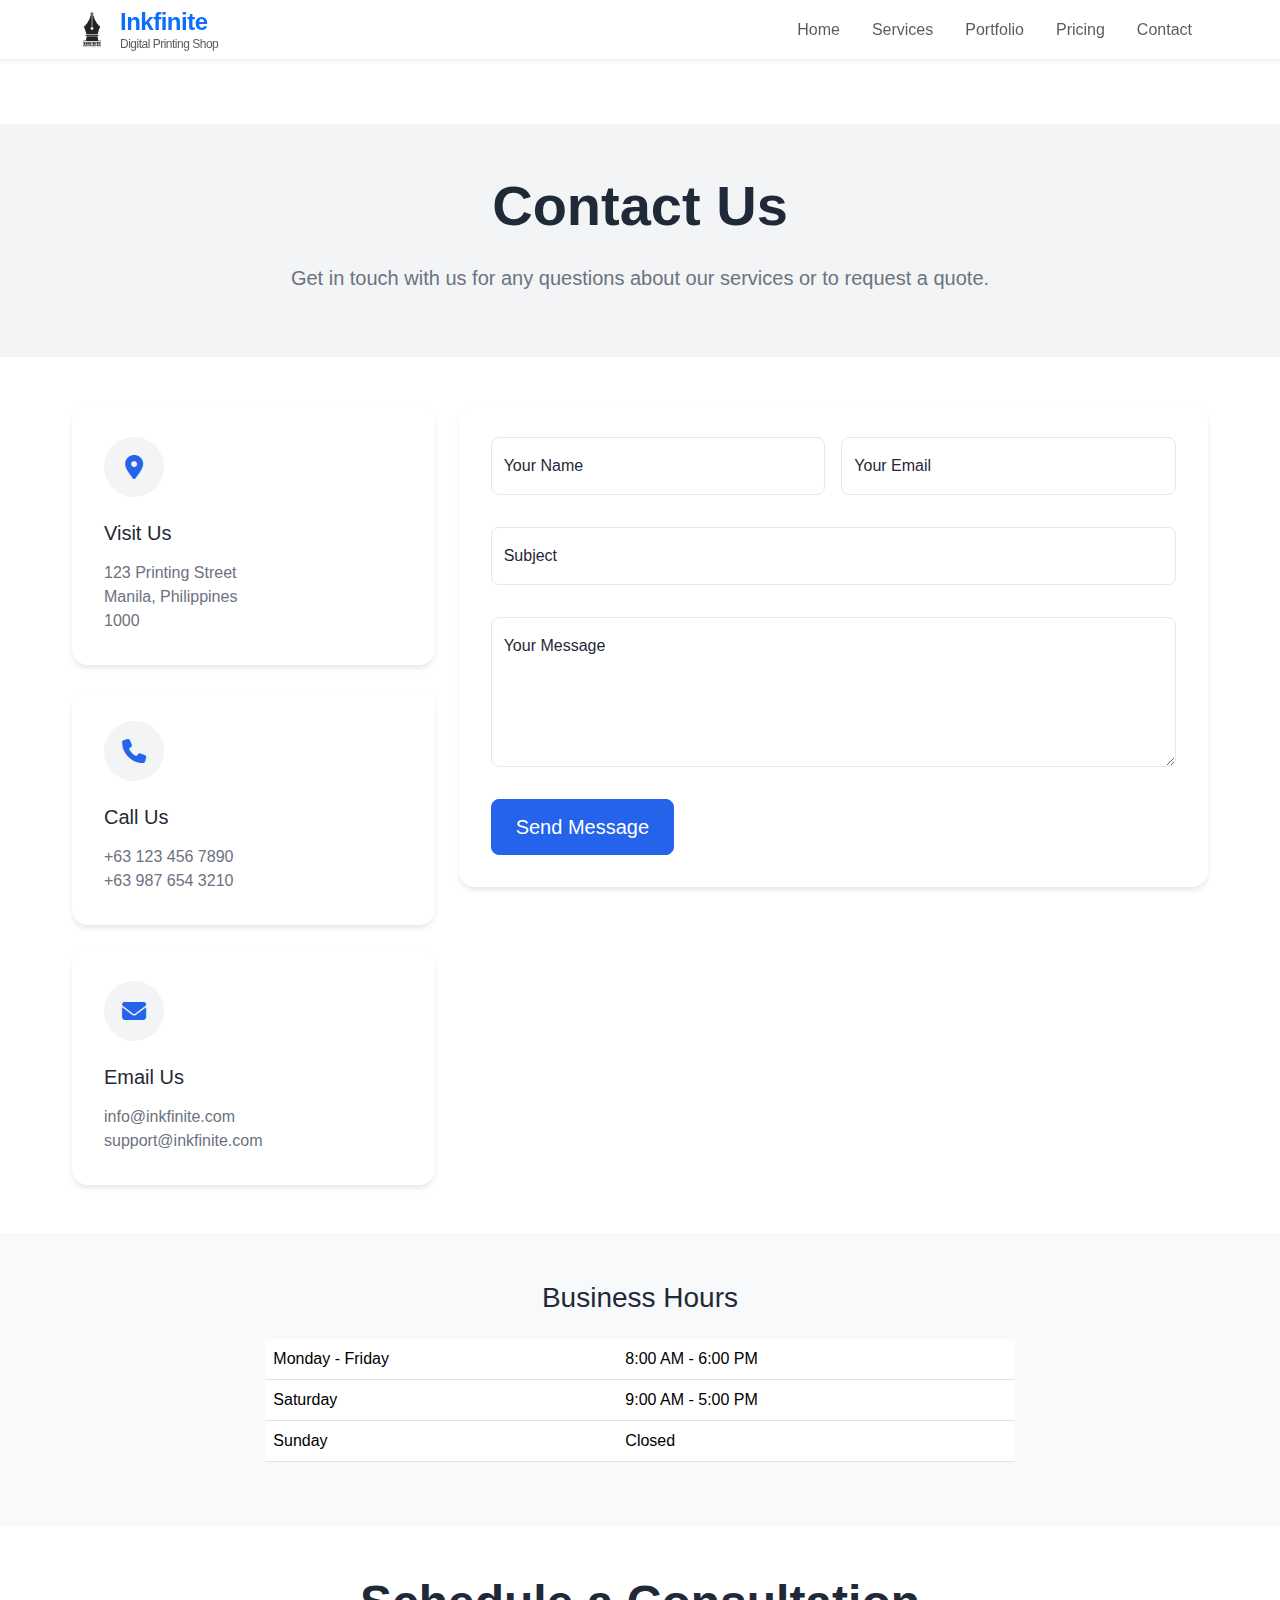
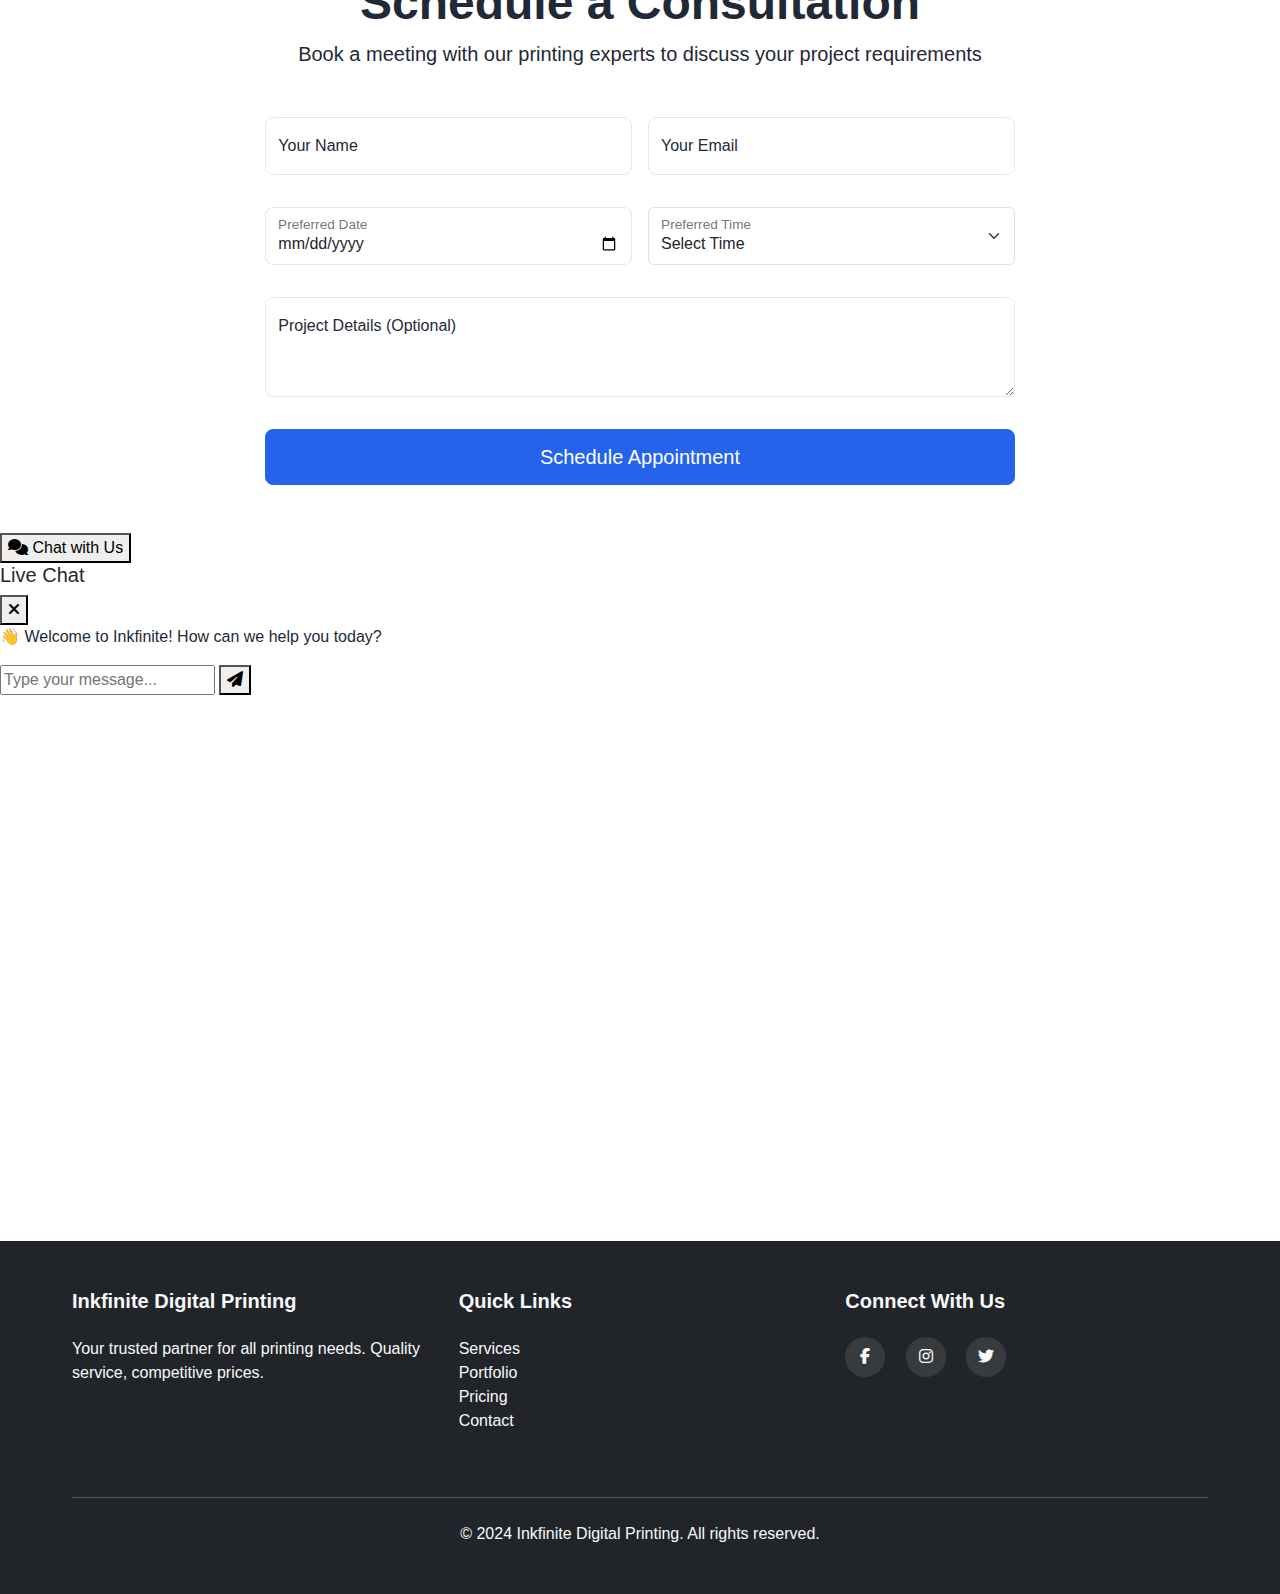
<file: contact.html>
<!DOCTYPE html>
<html lang="en">
<head>
    <meta charset="UTF-8">
    <meta name="viewport" content="width=device-width, initial-scale=1.0">
    <title>Contact Us - Inkfinite Digital Printing Shop</title>
    <!-- Bootstrap 5 CSS -->
    <link href="https://cdn.jsdelivr.net/npm/bootstrap@5.3.2/dist/css/bootstrap.min.css" rel="stylesheet">
    <!-- Custom CSS -->
    <link rel="stylesheet" href="css/style.css">
    <!-- Font Awesome -->
    <link rel="stylesheet" href="https://cdnjs.cloudflare.com/ajax/libs/font-awesome/6.5.1/css/all.min.css">
</head>
<body>
    <!-- Navbar -->
   <!-- Navbar -->
   <nav class="navbar navbar-expand-lg navbar-light bg-white fixed-top shadow-sm">
    <div class="container">
        <a class="navbar-brand d-flex align-items-center" href="index.html">
            <img src="images/logo.png" alt="Inkfinite Logo" class="logo-img me-2" width="40" height="40">
            <span class="brand-text">
                <span class="text-primary fw-bold">Inkfinite</span>
                <small class="d-block text-muted" style="font-size: 12px;">Digital Printing Shop</small>
            </span>
        </a>
        <button class="navbar-toggler" type="button" data-bs-toggle="collapse" data-bs-target="#navbarNav">
            <span class="navbar-toggler-icon"></span>
        </button>
        <div class="collapse navbar-collapse" id="navbarNav">
            <ul class="navbar-nav ms-auto">
                <li class="nav-item">
                    <a class="nav-link" href="index.html">Home</a>
                </li>
                <li class="nav-item">
                    <a class="nav-link" href="services.html">Services</a>
                </li>
                <li class="nav-item">
                    <a class="nav-link" href="portfolio.html">Portfolio</a>
                </li>
                <li class="nav-item">
                    <a class="nav-link" href="pricing.html">Pricing</a>
                </li>
                <li class="nav-item">
                    <a class="nav-link" href="contact.html">Contact</a>
                </li>
            </ul>
        </div>
    </div>
</nav>

    <!-- Contact Header -->
    <section class="contact-header py-5 mt-5">
        <div class="container">
            <div class="row text-center">
                <div class="col-lg-8 mx-auto">
                    <h1 class="display-4 fw-bold mb-4">Contact Us</h1>
                    <p class="lead">Get in touch with us for any questions about our services or to request a quote.</p>
                </div>
            </div>
        </div>
    </section>

    <!-- Contact Section -->
    <section class="contact-section py-5">
        <div class="container">
            <div class="row g-4">
                <!-- Contact Information -->
                <div class="col-lg-4">
                    <div class="contact-info">
                        <div class="info-card mb-4">
                            <div class="icon-box">
                                <i class="fas fa-map-marker-alt"></i>
                            </div>
                            <h3>Visit Us</h3>
                            <p>123 Printing Street<br>Manila, Philippines<br>1000</p>
                        </div>
                        <div class="info-card mb-4">
                            <div class="icon-box">
                                <i class="fas fa-phone"></i>
                            </div>
                            <h3>Call Us</h3>
                            <p>+63 123 456 7890<br>+63 987 654 3210</p>
                        </div>
                        <div class="info-card">
                            <div class="icon-box">
                                <i class="fas fa-envelope"></i>
                            </div>
                            <h3>Email Us</h3>
                            <p>info@inkfinite.com<br>support@inkfinite.com</p>
                        </div>
                    </div>
                </div>
                <!-- Contact Form -->
                <div class="col-lg-8">
                    <div class="contact-form">
                        <form id="contactForm" class="needs-validation" novalidate>
                            <div class="row g-3">
                                <div class="col-md-6">
                                    <div class="form-floating">
                                        <input type="text" class="form-control" id="name" placeholder="Your Name" required>
                                        <label for="name">Your Name</label>
                                        <div class="invalid-feedback">
                                            Please enter your name.
                                        </div>
                                    </div>
                                </div>
                                <div class="col-md-6">
                                    <div class="form-floating">
                                        <input type="email" class="form-control" id="email" placeholder="Your Email" required>
                                        <label for="email">Your Email</label>
                                        <div class="invalid-feedback">
                                            Please enter a valid email address.
                                        </div>
                                    </div>
                                </div>
                                <div class="col-12">
                                    <div class="form-floating">
                                        <input type="text" class="form-control" id="subject" placeholder="Subject" required>
                                        <label for="subject">Subject</label>
                                        <div class="invalid-feedback">
                                            Please enter a subject.
                                        </div>
                                    </div>
                                </div>
                                <div class="col-12">
                                    <div class="form-floating">
                                        <textarea class="form-control" id="message" placeholder="Your Message" style="height: 150px" required></textarea>
                                        <label for="message">Your Message</label>
                                        <div class="invalid-feedback">
                                            Please enter your message.
                                        </div>
                                    </div>
                                </div>
                                <div class="col-12">
                                    <button type="submit" class="btn btn-primary btn-lg">Send Message</button>
                                </div>
                            </div>
                        </form>
                    </div>
                </div>
            </div>
        </div>
    </section>

    <!-- Business Hours -->
    <section class="business-hours py-5 bg-light">
        <div class="container">
            <div class="row justify-content-center">
                <div class="col-lg-8">
                    <div class="hours-card">
                        <h3 class="text-center mb-4">Business Hours</h3>
                        <div class="table-responsive">
                            <table class="table table-hover">
                                <tbody>
                                    <tr>
                                        <td>Monday - Friday</td>
                                        <td>8:00 AM - 6:00 PM</td>
                                    </tr>
                                    <tr>
                                        <td>Saturday</td>
                                        <td>9:00 AM - 5:00 PM</td>
                                    </tr>
                                    <tr>
                                        <td>Sunday</td>
                                        <td>Closed</td>
                                    </tr>
                                </tbody>
                            </table>
                        </div>
                    </div>
                </div>
            </div>
        </div>
    </section>

    <!-- Appointment Booking -->
    <section class="appointment-section py-5">
        <div class="container">
            <div class="row justify-content-center text-center mb-5">
                <div class="col-lg-8">
                    <h2 class="display-5 fw-bold">Schedule a Consultation</h2>
                    <p class="lead">Book a meeting with our printing experts to discuss your project requirements</p>
                </div>
            </div>
            <div class="row justify-content-center">
                <div class="col-lg-8">
                    <div class="appointment-form">
                        <form id="appointmentForm" class="needs-validation" novalidate>
                            <div class="row g-3">
                                <div class="col-md-6">
                                    <div class="form-floating">
                                        <input type="text" class="form-control" id="appointmentName" placeholder="Your Name" required>
                                        <label for="appointmentName">Your Name</label>
                                    </div>
                                </div>
                                <div class="col-md-6">
                                    <div class="form-floating">
                                        <input type="email" class="form-control" id="appointmentEmail" placeholder="Your Email" required>
                                        <label for="appointmentEmail">Your Email</label>
                                    </div>
                                </div>
                                <div class="col-md-6">
                                    <div class="form-floating">
                                        <input type="date" class="form-control" id="appointmentDate" required>
                                        <label for="appointmentDate">Preferred Date</label>
                                    </div>
                                </div>
                                <div class="col-md-6">
                                    <div class="form-floating">
                                        <select class="form-select" id="appointmentTime" required>
                                            <option value="">Select Time</option>
                                            <option>9:00 AM</option>
                                            <option>10:00 AM</option>
                                            <option>11:00 AM</option>
                                            <option>2:00 PM</option>
                                            <option>3:00 PM</option>
                                            <option>4:00 PM</option>
                                        </select>
                                        <label for="appointmentTime">Preferred Time</label>
                                    </div>
                                </div>
                                <div class="col-12">
                                    <div class="form-floating">
                                        <textarea class="form-control" id="appointmentNotes" placeholder="Project Details" style="height: 100px"></textarea>
                                        <label for="appointmentNotes">Project Details (Optional)</label>
                                    </div>
                                </div>
                                <div class="col-12">
                                    <button type="submit" class="btn btn-primary btn-lg w-100">Schedule Appointment</button>
                                </div>
                            </div>
                        </form>
                    </div>
                </div>
            </div>
        </div>
    </section>

    <!-- Live Chat Widget -->
    <div class="live-chat-widget">
        <button class="chat-toggle" onclick="toggleChat()">
            <i class="fas fa-comments"></i>
            <span>Chat with Us</span>
        </button>
        <div class="chat-box" id="chatBox">
            <div class="chat-header">
                <h5>Live Chat</h5>
                <button onclick="toggleChat()"><i class="fas fa-times"></i></button>
            </div>
            <div class="chat-messages" id="chatMessages">
                <div class="message bot">
                    <p>👋 Welcome to Inkfinite! How can we help you today?</p>
                </div>
            </div>
            <div class="chat-input">
                <input type="text" placeholder="Type your message..." id="chatInput">
                <button onclick="sendMessage()"><i class="fas fa-paper-plane"></i></button>
            </div>
        </div>
    </div>

    <!-- Map Section -->
    <section class="map-section">
        <div class="container-fluid p-0">
            <div class="row g-0">
                <div class="col-12">
                    <div class="map-container">
                        <iframe src="https://www.google.com/maps/embed?pb=!1m18!1m12!1m3!1d3861.8024419935487!2d121.02126531530215!3d14.555589489836365!2m3!1f0!2f0!3f0!3m2!1i1024!2i768!4f13.1!3m3!1m2!1s0x3397c90264a0ed01%3A0x2b066f45f4778b6f!2sManila%2C%20Metro%20Manila!5e0!3m2!1sen!2sph!4v1647890123456!5m2!1sen!2sph" 
                                width="100%" 
                                height="450" 
                                style="border:0;" 
                                allowfullscreen="" 
                                loading="lazy">
                        </iframe>
                    </div>
                </div>
            </div>
        </div>
    </section>

    <!-- Footer -->
    <footer class="bg-dark text-light py-5">
        <div class="container">
            <div class="row">
                <div class="col-lg-4 mb-4">
                    <h5>Inkfinite Digital Printing</h5>
                    <p>Your trusted partner for all printing needs. Quality service, competitive prices.</p>
                </div>
                <div class="col-lg-4 mb-4">
                    <h5>Quick Links</h5>
                    <ul class="list-unstyled">
                        <li><a href="services.html" class="text-light">Services</a></li>
                        <li><a href="portfolio.html" class="text-light">Portfolio</a></li>
                        <li><a href="pricing.html" class="text-light">Pricing</a></li>
                        <li><a href="contact.html" class="text-light">Contact</a></li>
                    </ul>
                </div>
                <div class="col-lg-4 mb-4">
                    <h5>Connect With Us</h5>
                    <div class="social-links">
                        <a href="https://www.facebook.com/Inkfinitedigitalprintingshop" class="text-light me-3"><i class="fab fa-facebook-f"></i></a>
                        <a href="#" class="text-light me-3"><i class="fab fa-instagram"></i></a>
                        <a href="#" class="text-light"><i class="fab fa-twitter"></i></a>
                    </div>
                </div>
            </div>
            <hr class="my-4">
            <div class="text-center">
                <p class="mb-0">&copy; 2024 Inkfinite Digital Printing. All rights reserved.</p>
            </div>
        </div>
    </footer>

    <!-- Bootstrap JS -->
    <script src="https://cdn.jsdelivr.net/npm/bootstrap@5.3.2/dist/js/bootstrap.bundle.min.js"></script>
    <!-- Custom JS -->
    <script src="js/main.js"></script>
    <script src="js/contact.js"></script>
</body>
</html>
</file>
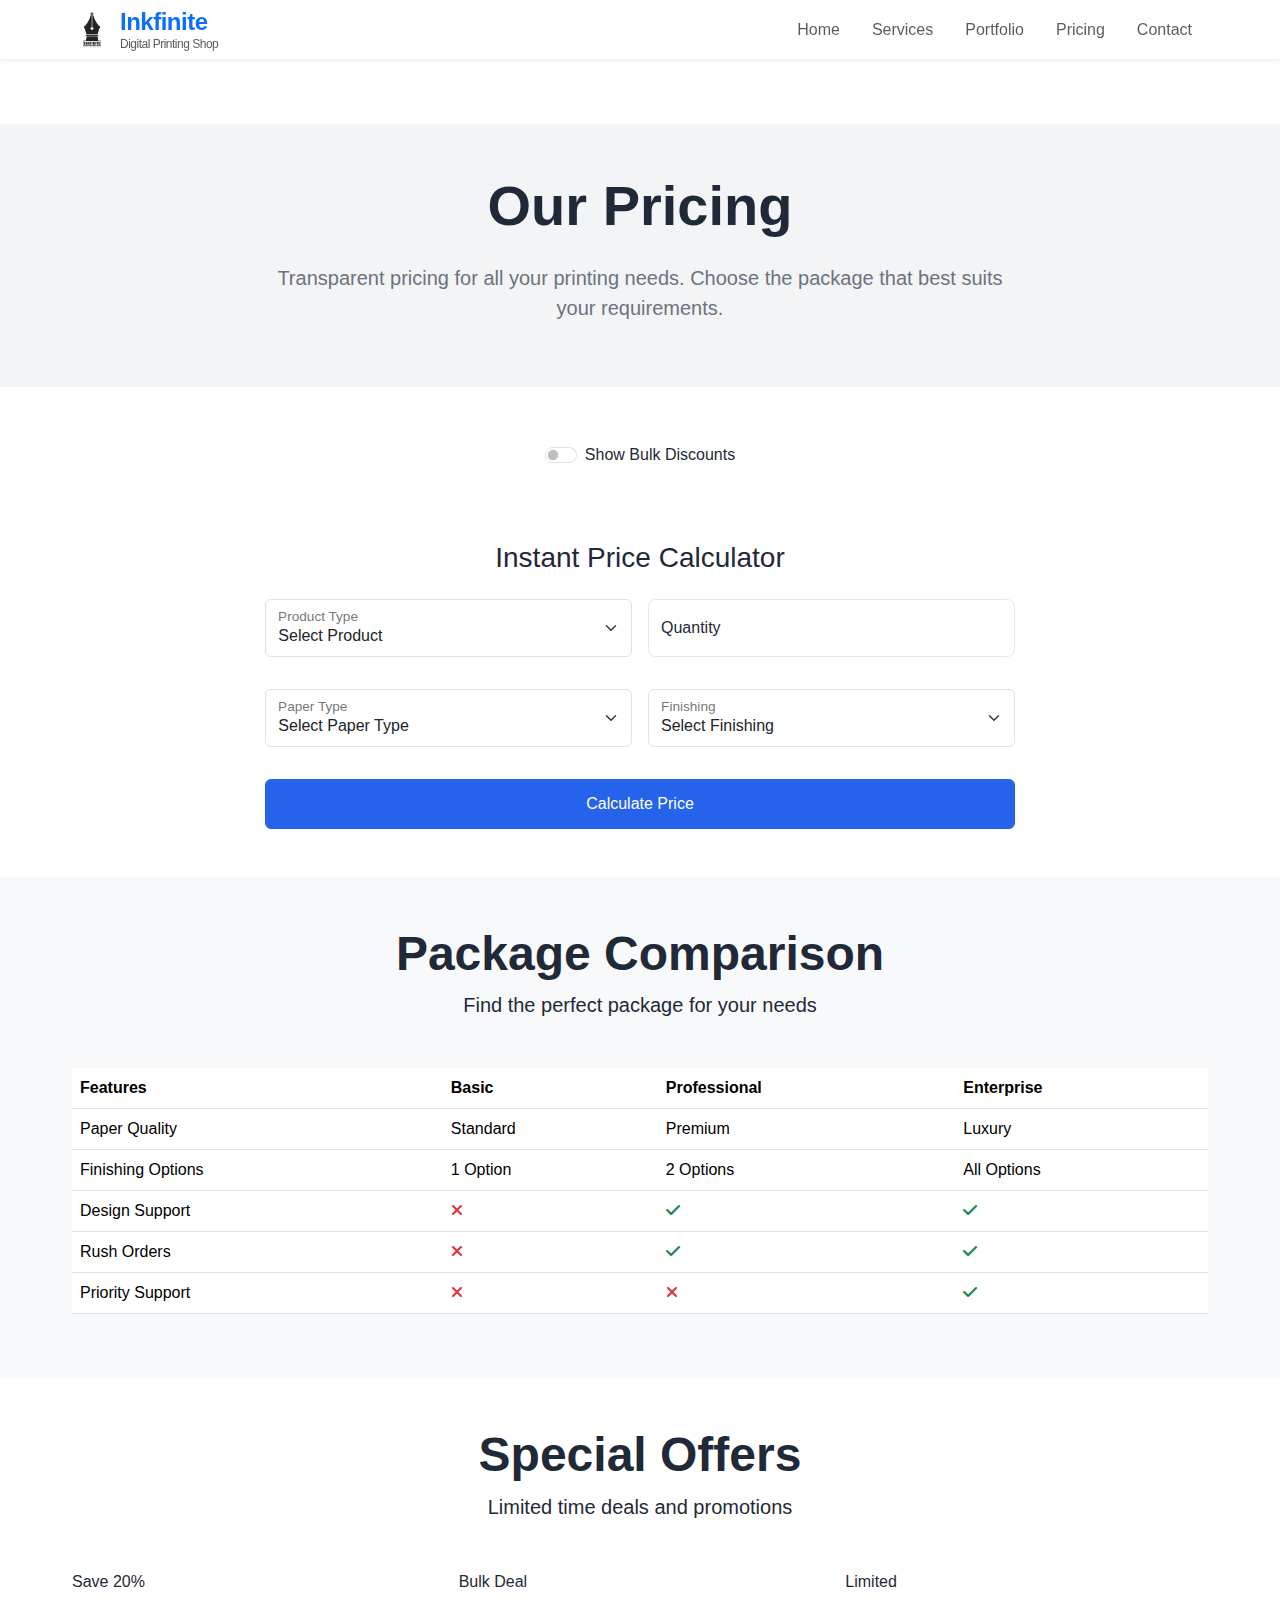
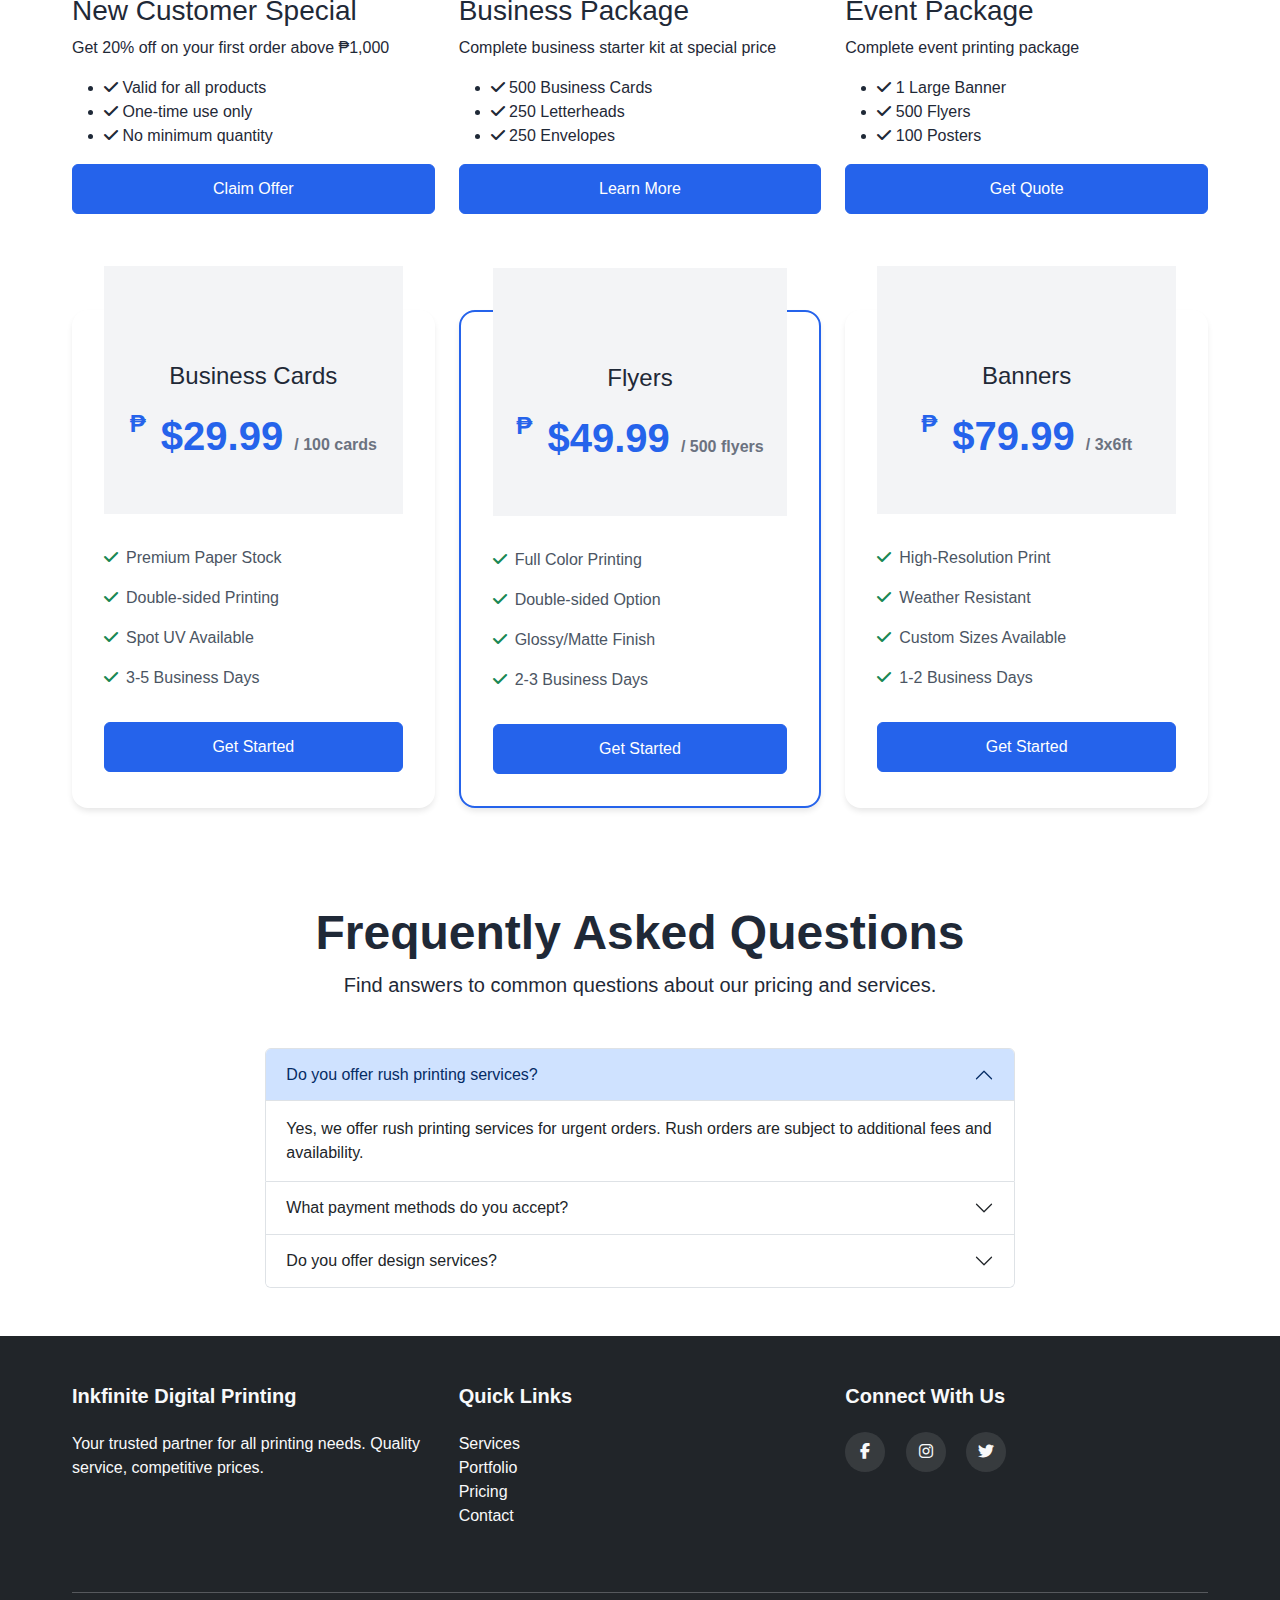
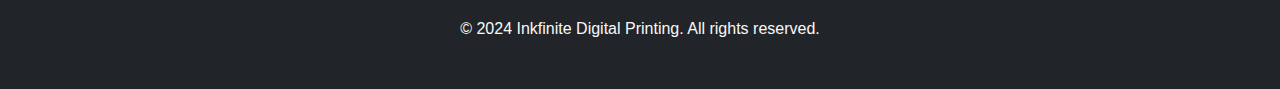
<file: pricing.html>
<!DOCTYPE html>
<html lang="en">
<head>
    <meta charset="UTF-8">
    <meta name="viewport" content="width=device-width, initial-scale=1.0">
    <title>Pricing - Inkfinite Digital Printing Shop</title>
    <!-- Bootstrap 5 CSS -->
    <link href="https://cdn.jsdelivr.net/npm/bootstrap@5.3.2/dist/css/bootstrap.min.css" rel="stylesheet">
    <!-- Custom CSS -->
    <link rel="stylesheet" href="css/style.css">
    <!-- Font Awesome -->
    <link rel="stylesheet" href="https://cdnjs.cloudflare.com/ajax/libs/font-awesome/6.5.1/css/all.min.css">
</head>
<body>
    <!-- Navbar -->
    <!-- Navbar -->
    <nav class="navbar navbar-expand-lg navbar-light bg-white fixed-top shadow-sm">
        <div class="container">
            <a class="navbar-brand d-flex align-items-center" href="index.html">
                <img src="images/logo.png" alt="Inkfinite Logo" class="logo-img me-2" width="40" height="40">
                <span class="brand-text">
                    <span class="text-primary fw-bold">Inkfinite</span>
                    <small class="d-block text-muted" style="font-size: 12px;">Digital Printing Shop</small>
                </span>
            </a>
            <button class="navbar-toggler" type="button" data-bs-toggle="collapse" data-bs-target="#navbarNav">
                <span class="navbar-toggler-icon"></span>
            </button>
            <div class="collapse navbar-collapse" id="navbarNav">
                <ul class="navbar-nav ms-auto">
                    <li class="nav-item">
                        <a class="nav-link" href="index.html">Home</a>
                    </li>
                    <li class="nav-item">
                        <a class="nav-link" href="services.html">Services</a>
                    </li>
                    <li class="nav-item">
                        <a class="nav-link" href="portfolio.html">Portfolio</a>
                    </li>
                    <li class="nav-item">
                        <a class="nav-link" href="pricing.html">Pricing</a>
                    </li>
                    <li class="nav-item">
                        <a class="nav-link" href="contact.html">Contact</a>
                    </li>
                </ul>
            </div>
        </div>
    </nav>

    <!-- Pricing Header -->
    <section class="pricing-header py-5 mt-5">
        <div class="container">
            <div class="row text-center">
                <div class="col-lg-8 mx-auto">
                    <h1 class="display-4 fw-bold mb-4">Our Pricing</h1>
                    <p class="lead">Transparent pricing for all your printing needs. Choose the package that best suits your requirements.</p>
                </div>
            </div>
        </div>
    </section>

    <!-- Pricing Toggle -->
    <section class="pricing-toggle py-4">
        <div class="container">
            <div class="row justify-content-center">
                <div class="col-auto">
                    <div class="form-check form-switch">
                        <input class="form-check-input" type="checkbox" id="pricingToggle">
                        <label class="form-check-label" for="pricingToggle">Show Bulk Discounts</label>
                    </div>
                </div>
            </div>
        </div>
    </section>

    <!-- Price Calculator -->
    <section class="price-calculator py-5">
        <div class="container">
            <div class="row justify-content-center">
                <div class="col-lg-8">
                    <div class="calculator-card">
                        <h3 class="text-center mb-4">Instant Price Calculator</h3>
                        <form id="calculatorForm">
                            <div class="row g-3">
                                <div class="col-md-6">
                                    <div class="form-floating">
                                        <select class="form-select" id="productType" required>
                                            <option value="">Select Product</option>
                                            <option value="business-cards">Business Cards</option>
                                            <option value="flyers">Flyers</option>
                                            <option value="banners">Banners</option>
                                            <option value="stickers">Stickers</option>
                                        </select>
                                        <label for="productType">Product Type</label>
                                    </div>
                                </div>
                                <div class="col-md-6">
                                    <div class="form-floating">
                                        <input type="number" class="form-control" id="quantity" placeholder="Quantity" required>
                                        <label for="quantity">Quantity</label>
                                    </div>
                                </div>
                                <div class="col-md-6">
                                    <div class="form-floating">
                                        <select class="form-select" id="paperType" required>
                                            <option value="">Select Paper Type</option>
                                            <option value="standard">Standard</option>
                                            <option value="premium">Premium</option>
                                            <option value="luxury">Luxury</option>
                                        </select>
                                        <label for="paperType">Paper Type</label>
                                    </div>
                                </div>
                                <div class="col-md-6">
                                    <div class="form-floating">
                                        <select class="form-select" id="finishing" required>
                                            <option value="">Select Finishing</option>
                                            <option value="matte">Matte</option>
                                            <option value="glossy">Glossy</option>
                                            <option value="spot-uv">Spot UV</option>
                                        </select>
                                        <label for="finishing">Finishing</label>
                                    </div>
                                </div>
                                <div class="col-12">
                                    <button type="submit" class="btn btn-primary w-100">Calculate Price</button>
                                </div>
                            </div>
                        </form>
                        <div class="price-result mt-4 text-center" style="display: none;">
                            <h4>Estimated Price:</h4>
                            <h2 class="text-primary">₱<span id="calculatedPrice">0.00</span></h2>
                        </div>
                    </div>
                </div>
            </div>
        </div>
    </section>

    <!-- Package Comparison -->
    <section class="package-comparison py-5 bg-light">
        <div class="container">
            <div class="row text-center mb-5">
                <div class="col-lg-8 mx-auto">
                    <h2 class="display-5 fw-bold">Package Comparison</h2>
                    <p class="lead">Find the perfect package for your needs</p>
                </div>
            </div>
            <div class="table-responsive">
                <table class="table table-hover comparison-table">
                    <thead>
                        <tr>
                            <th>Features</th>
                            <th>Basic</th>
                            <th>Professional</th>
                            <th>Enterprise</th>
                        </tr>
                    </thead>
                    <tbody>
                        <tr>
                            <td>Paper Quality</td>
                            <td>Standard</td>
                            <td>Premium</td>
                            <td>Luxury</td>
                        </tr>
                        <tr>
                            <td>Finishing Options</td>
                            <td>1 Option</td>
                            <td>2 Options</td>
                            <td>All Options</td>
                        </tr>
                        <tr>
                            <td>Design Support</td>
                            <td><i class="fas fa-times text-danger"></i></td>
                            <td><i class="fas fa-check text-success"></i></td>
                            <td><i class="fas fa-check text-success"></i></td>
                        </tr>
                        <tr>
                            <td>Rush Orders</td>
                            <td><i class="fas fa-times text-danger"></i></td>
                            <td><i class="fas fa-check text-success"></i></td>
                            <td><i class="fas fa-check text-success"></i></td>
                        </tr>
                        <tr>
                            <td>Priority Support</td>
                            <td><i class="fas fa-times text-danger"></i></td>
                            <td><i class="fas fa-times text-danger"></i></td>
                            <td><i class="fas fa-check text-success"></i></td>
                        </tr>
                    </tbody>
                </table>
            </div>
        </div>
    </section>

    <!-- Special Offers -->
    <section class="special-offers py-5">
        <div class="container">
            <div class="row text-center mb-5">
                <div class="col-lg-8 mx-auto">
                    <h2 class="display-5 fw-bold">Special Offers</h2>
                    <p class="lead">Limited time deals and promotions</p>
                </div>
            </div>
            <div class="row g-4">
                <div class="col-lg-4">
                    <div class="offer-card">
                        <div class="offer-badge">Save 20%</div>
                        <h3>New Customer Special</h3>
                        <p>Get 20% off on your first order above ₱1,000</p>
                        <ul class="offer-features">
                            <li><i class="fas fa-check"></i> Valid for all products</li>
                            <li><i class="fas fa-check"></i> One-time use only</li>
                            <li><i class="fas fa-check"></i> No minimum quantity</li>
                        </ul>
                        <button class="btn btn-primary w-100">Claim Offer</button>
                    </div>
                </div>
                <div class="col-lg-4">
                    <div class="offer-card featured">
                        <div class="offer-badge">Bulk Deal</div>
                        <h3>Business Package</h3>
                        <p>Complete business starter kit at special price</p>
                        <ul class="offer-features">
                            <li><i class="fas fa-check"></i> 500 Business Cards</li>
                            <li><i class="fas fa-check"></i> 250 Letterheads</li>
                            <li><i class="fas fa-check"></i> 250 Envelopes</li>
                        </ul>
                        <button class="btn btn-primary w-100">Learn More</button>
                    </div>
                </div>
                <div class="col-lg-4">
                    <div class="offer-card">
                        <div class="offer-badge">Limited</div>
                        <h3>Event Package</h3>
                        <p>Complete event printing package</p>
                        <ul class="offer-features">
                            <li><i class="fas fa-check"></i> 1 Large Banner</li>
                            <li><i class="fas fa-check"></i> 500 Flyers</li>
                            <li><i class="fas fa-check"></i> 100 Posters</li>
                        </ul>
                        <button class="btn btn-primary w-100">Get Quote</button>
                    </div>
                </div>
            </div>
        </div>
    </section>

    <!-- Pricing Cards -->
    <section class="pricing-cards py-5">
        <div class="container">
            <div class="row g-4">
                <!-- Business Cards -->
                <div class="col-md-6 col-lg-4">
                    <div class="pricing-card">
                        <div class="pricing-header">
                            <h3>Business Cards</h3>
                            <div class="price">
                                <span class="amount">$29.99</span>
                                <span class="period">/ 100 cards</span>
                            </div>
                        </div>
                        <div class="pricing-features">
                            <ul class="list-unstyled">
                                <li><i class="fas fa-check text-success me-2"></i>Premium Paper Stock</li>
                                <li><i class="fas fa-check text-success me-2"></i>Double-sided Printing</li>
                                <li><i class="fas fa-check text-success me-2"></i>Spot UV Available</li>
                                <li><i class="fas fa-check text-success me-2"></i>3-5 Business Days</li>
                            </ul>
                        </div>
                        <div class="pricing-footer">
                            <a href="contact.html" class="btn btn-primary w-100">Get Started</a>
                        </div>
                    </div>
                </div>
                <!-- Flyers -->
                <div class="col-md-6 col-lg-4">
                    <div class="pricing-card featured">
                        <div class="pricing-header">
                            <h3>Flyers</h3>
                            <div class="price">
                                <span class="amount">$49.99</span>
                                <span class="period">/ 500 flyers</span>
                            </div>
                        </div>
                        <div class="pricing-features">
                            <ul class="list-unstyled">
                                <li><i class="fas fa-check text-success me-2"></i>Full Color Printing</li>
                                <li><i class="fas fa-check text-success me-2"></i>Double-sided Option</li>
                                <li><i class="fas fa-check text-success me-2"></i>Glossy/Matte Finish</li>
                                <li><i class="fas fa-check text-success me-2"></i>2-3 Business Days</li>
                            </ul>
                        </div>
                        <div class="pricing-footer">
                            <a href="contact.html" class="btn btn-primary w-100">Get Started</a>
                        </div>
                    </div>
                </div>
                <!-- Banners -->
                <div class="col-md-6 col-lg-4">
                    <div class="pricing-card">
                        <div class="pricing-header">
                            <h3>Banners</h3>
                            <div class="price">
                                <span class="amount">$79.99</span>
                                <span class="period">/ 3x6ft</span>
                            </div>
                        </div>
                        <div class="pricing-features">
                            <ul class="list-unstyled">
                                <li><i class="fas fa-check text-success me-2"></i>High-Resolution Print</li>
                                <li><i class="fas fa-check text-success me-2"></i>Weather Resistant</li>
                                <li><i class="fas fa-check text-success me-2"></i>Custom Sizes Available</li>
                                <li><i class="fas fa-check text-success me-2"></i>1-2 Business Days</li>
                            </ul>
                        </div>
                        <div class="pricing-footer">
                            <a href="contact.html" class="btn btn-primary w-100">Get Started</a>
                        </div>
                    </div>
                </div>
            </div>
        </div>
    </section>

    <!-- Bulk Pricing Table -->
    <section class="bulk-pricing py-5 bg-light">
        <div class="container">
            <div class="row text-center mb-5">
                <div class="col-lg-8 mx-auto">
                    <h2 class="display-5 fw-bold">Bulk Order Discounts</h2>
                    <p class="lead">Save more when you order in bulk. Contact us for custom quotes on large orders.</p>
                </div>
            </div>
            <div class="table-responsive">
                <table class="table table-hover">
                    <thead>
                        <tr>
                            <th>Quantity</th>
                            <th>Business Cards</th>
                            <th>Flyers</th>
                            <th>Banners</th>
                        </tr>
                    </thead>
                    <tbody>
                        <tr>
                            <td>100-500</td>
                            <td>10% Off</td>
                            <td>15% Off</td>
                            <td>5% Off</td>
                        </tr>
                        <tr>
                            <td>501-1000</td>
                            <td>20% Off</td>
                            <td>25% Off</td>
                            <td>10% Off</td>
                        </tr>
                        <tr>
                            <td>1000+</td>
                            <td>30% Off</td>
                            <td>35% Off</td>
                            <td>15% Off</td>
                        </tr>
                    </tbody>
                </table>
            </div>
        </div>
    </section>

    <!-- FAQ Section -->
    <section class="faq-section py-5">
        <div class="container">
            <div class="row text-center mb-5">
                <div class="col-lg-8 mx-auto">
                    <h2 class="display-5 fw-bold">Frequently Asked Questions</h2>
                    <p class="lead">Find answers to common questions about our pricing and services.</p>
                </div>
            </div>
            <div class="row justify-content-center">
                <div class="col-lg-8">
                    <div class="accordion" id="faqAccordion">
                        <div class="accordion-item">
                            <h2 class="accordion-header">
                                <button class="accordion-button" type="button" data-bs-toggle="collapse" data-bs-target="#faq1">
                                    Do you offer rush printing services?
                                </button>
                            </h2>
                            <div id="faq1" class="accordion-collapse collapse show" data-bs-parent="#faqAccordion">
                                <div class="accordion-body">
                                    Yes, we offer rush printing services for urgent orders. Rush orders are subject to additional fees and availability.
                                </div>
                            </div>
                        </div>
                        <div class="accordion-item">
                            <h2 class="accordion-header">
                                <button class="accordion-button collapsed" type="button" data-bs-toggle="collapse" data-bs-target="#faq2">
                                    What payment methods do you accept?
                                </button>
                            </h2>
                            <div id="faq2" class="accordion-collapse collapse" data-bs-parent="#faqAccordion">
                                <div class="accordion-body">
                                    We accept all major credit cards, PayPal, and bank transfers for business accounts.
                                </div>
                            </div>
                        </div>
                        <div class="accordion-item">
                            <h2 class="accordion-header">
                                <button class="accordion-button collapsed" type="button" data-bs-toggle="collapse" data-bs-target="#faq3">
                                    Do you offer design services?
                                </button>
                            </h2>
                            <div id="faq3" class="accordion-collapse collapse" data-bs-parent="#faqAccordion">
                                <div class="accordion-body">
                                    Yes, we offer professional design services for an additional fee. Our design team can help create or modify your artwork.
                                </div>
                            </div>
                        </div>
                    </div>
                </div>
            </div>
        </div>
    </section>

    <!-- Footer -->
    <footer class="bg-dark text-light py-5">
        <div class="container">
            <div class="row">
                <div class="col-lg-4 mb-4">
                    <h5>Inkfinite Digital Printing</h5>
                    <p>Your trusted partner for all printing needs. Quality service, competitive prices.</p>
                </div>
                <div class="col-lg-4 mb-4">
                    <h5>Quick Links</h5>
                    <ul class="list-unstyled">
                        <li><a href="services.html" class="text-light">Services</a></li>
                        <li><a href="portfolio.html" class="text-light">Portfolio</a></li>
                        <li><a href="pricing.html" class="text-light">Pricing</a></li>
                        <li><a href="contact.html" class="text-light">Contact</a></li>
                    </ul>
                </div>
                <div class="col-lg-4 mb-4">
                    <h5>Connect With Us</h5>
                    <div class="social-links">
                        <a href="https://www.facebook.com/Inkfinitedigitalprintingshop" class="text-light me-3"><i class="fab fa-facebook-f"></i></a>
                        <a href="#" class="text-light me-3"><i class="fab fa-instagram"></i></a>
                        <a href="#" class="text-light"><i class="fab fa-twitter"></i></a>
                    </div>
                </div>
            </div>
            <hr class="my-4">
            <div class="text-center">
                <p class="mb-0">&copy; 2024 Inkfinite Digital Printing. All rights reserved.</p>
            </div>
        </div>
    </footer>

    <!-- Bootstrap JS -->
    <script src="https://cdn.jsdelivr.net/npm/bootstrap@5.3.2/dist/js/bootstrap.bundle.min.js"></script>
    <!-- Custom JS -->
    <script src="js/main.js"></script>
    <script src="js/pricing.js"></script>
</body>
</html>
</file>
<file: css/style.css>
/* Global Styles */
:root {
    --primary-color: #2563eb;
    --secondary-color: #1e40af;
    --text-color: #1f2937;
    --light-bg: #f3f4f6;
}

body {
    font-family: 'Inter', sans-serif;
    color: var(--text-color);
    padding-top: 76px;
}

/* Navbar Styles */
.navbar {
    transition: all 0.3s ease;
}

.navbar-brand {
    font-size: 1.5rem;
    letter-spacing: -0.5px;
    padding: 0;
}

.logo-img {
    object-fit: contain;
}

.brand-text {
    line-height: 1.2;
}

.nav-link {
    font-weight: 500;
    padding: 0.5rem 1rem !important;
    transition: color 0.3s ease;
}

.nav-link:hover {
    color: var(--primary-color) !important;
}

/* Hero Section */
.hero-section {
    background-color: var(--light-bg);
    padding: 6rem 0;
}

.hero-section h1 {
    color: var(--text-color);
    line-height: 1.2;
}

.hero-section .lead {
    font-size: 1.25rem;
    color: #4b5563;
}

/* Feature Cards */
.feature-card {
    background: white;
    border-radius: 1rem;
    box-shadow: 0 4px 6px -1px rgba(0, 0, 0, 0.1);
    transition: transform 0.3s ease;
    padding: 1.5rem;
    margin-bottom: 1.5rem;
}

.feature-card:hover {
    transform: translateY(-5px);
}

.feature-card i {
    color: var(--primary-color);
}

/* Service Cards */
.service-card {
    background: white;
    border-radius: 1rem;
    padding: 2rem;
    text-align: center;
    box-shadow: 0 4px 6px -1px rgba(0, 0, 0, 0.1);
    transition: all 0.3s ease;
    height: 100%;
}

.service-card:hover {
    transform: translateY(-5px);
    box-shadow: 0 10px 15px -3px rgba(0, 0, 0, 0.1);
}

.service-icon {
    width: 80px;
    height: 80px;
    background-color: var(--light-bg);
    border-radius: 50%;
    display: flex;
    align-items: center;
    justify-content: center;
    margin: 0 auto 1.5rem;
}

.service-icon i {
    font-size: 2rem;
    color: var(--primary-color);
}

.service-card h3 {
    font-size: 1.5rem;
    margin-bottom: 1rem;
    color: var(--text-color);
}

.service-card p {
    color: #6b7280;
    margin-bottom: 1.5rem;
}

/* Portfolio Styles */
.portfolio-header {
    background-color: var(--light-bg);
    margin-top: -76px;
    padding-top: 6rem;
    padding-bottom: 3rem;
}

.portfolio-header h1 {
    color: var(--text-color);
    margin-bottom: 1rem;
}

.portfolio-header .lead {
    color: #6b7280;
}

/* Portfolio Filters */
.filter-buttons {
    margin-bottom: 2rem;
}

.filter-buttons .btn {
    margin: 0.25rem;
    transition: all 0.3s ease;
}

.filter-buttons .btn.active {
    background-color: var(--primary-color);
    color: white;
}

/* Portfolio Grid */
.portfolio-card {
    position: relative;
    border-radius: 0.5rem;
    overflow: hidden;
    box-shadow: 0 4px 6px -1px rgba(0, 0, 0, 0.1);
    transition: all 0.3s ease;
}

.portfolio-card:hover {
    transform: translateY(-5px);
    box-shadow: 0 10px 15px -3px rgba(0, 0, 0, 0.1);
}

.portfolio-card img {
    width: 100%;
    height: 300px;
    object-fit: cover;
    transition: transform 0.3s ease;
}

.portfolio-card:hover img {
    transform: scale(1.05);
}

.portfolio-overlay {
    position: absolute;
    bottom: 0;
    left: 0;
    right: 0;
    background: linear-gradient(to top, rgba(0, 0, 0, 0.8), transparent);
    color: white;
    padding: 1.5rem;
    transform: translateY(100%);
    transition: transform 0.3s ease;
}

.portfolio-card:hover .portfolio-overlay {
    transform: translateY(0);
}

.portfolio-overlay h4 {
    margin-bottom: 0.5rem;
    font-size: 1.25rem;
}

.portfolio-overlay p {
    margin: 0;
    font-size: 0.875rem;
    opacity: 0.9;
}

/* Pricing Styles */
.pricing-header {
    background-color: var(--light-bg);
    margin-top: -76px;
    padding-top: 6rem;
    padding-bottom: 3rem;
}

.pricing-header h1 {
    color: var(--text-color);
    margin-bottom: 1rem;
}

.pricing-header .lead {
    color: #6b7280;
}

.pricing-card {
    background: white;
    border-radius: 1rem;
    padding: 2rem;
    box-shadow: 0 4px 6px -1px rgba(0, 0, 0, 0.1);
    transition: all 0.3s ease;
    height: 100%;
    position: relative;
}

.pricing-card.featured {
    transform: scale(1.05);
    border: 2px solid var(--primary-color);
}

.pricing-card:hover {
    transform: translateY(-5px);
    box-shadow: 0 10px 15px -3px rgba(0, 0, 0, 0.1);
}

.pricing-card.featured:hover {
    transform: scale(1.05) translateY(-5px);
}

.pricing-header {
    text-align: center;
    margin-bottom: 2rem;
}

.pricing-header h3 {
    font-size: 1.5rem;
    margin-bottom: 1rem;
    color: var(--text-color);
}

.price {
    font-size: 2.5rem;
    font-weight: 700;
    color: var(--primary-color);
}

.price::before {
    content: "₱";
    font-size: 1.5rem;
    vertical-align: top;
    margin-right: 0.25rem;
}

.price .period {
    font-size: 1rem;
    color: #6b7280;
}

.pricing-features {
    margin-bottom: 2rem;
}

.pricing-features ul li {
    margin-bottom: 1rem;
    color: #4b5563;
}

.pricing-features ul li i {
    color: #10b981;
    margin-right: 0.5rem;
}

.pricing-footer {
    text-align: center;
}

/* Contact Styles */
.contact-header {
    background-color: var(--light-bg);
    margin-top: -76px;
    padding-top: 6rem;
    padding-bottom: 3rem;
}

.contact-header h1 {
    color: var(--text-color);
    margin-bottom: 1rem;
}

.contact-header .lead {
    color: #6b7280;
}

.info-card {
    background: white;
    border-radius: 1rem;
    padding: 2rem;
    box-shadow: 0 4px 6px -1px rgba(0, 0, 0, 0.1);
    transition: all 0.3s ease;
}

.info-card:hover {
    transform: translateY(-5px);
    box-shadow: 0 10px 15px -3px rgba(0, 0, 0, 0.1);
}

.icon-box {
    width: 60px;
    height: 60px;
    background-color: var(--light-bg);
    border-radius: 50%;
    display: flex;
    align-items: center;
    justify-content: center;
    margin-bottom: 1.5rem;
}

.icon-box i {
    font-size: 1.5rem;
    color: var(--primary-color);
}

.info-card h3 {
    font-size: 1.25rem;
    margin-bottom: 1rem;
    color: var(--text-color);
}

.info-card p {
    color: #6b7280;
    margin: 0;
}

.contact-form {
    background: white;
    border-radius: 1rem;
    padding: 2rem;
    box-shadow: 0 4px 6px -1px rgba(0, 0, 0, 0.1);
}

.form-floating {
    margin-bottom: 1rem;
}

.form-floating > .form-control {
    border-radius: 0.5rem;
    border: 1px solid #e5e7eb;
    padding: 1rem 0.75rem;
}

.form-floating > .form-control:focus {
    border-color: var(--primary-color);
    box-shadow: 0 0 0 0.2rem rgba(37, 99, 235, 0.25);
}

.map-container {
    width: 100%;
    height: 450px;
    border-radius: 0;
    overflow: hidden;
}

.map-container iframe {
    width: 100%;
    height: 100%;
    border: 0;
}

/* CTA Section */
.cta-section {
    background-color: var(--light-bg);
}

.cta-section h2 {
    color: var(--text-color);
}

/* Buttons */
.btn-primary {
    background-color: var(--primary-color);
    border-color: var(--primary-color);
    padding: 0.75rem 1.5rem;
    font-weight: 500;
    transition: all 0.3s ease;
}

.btn-primary:hover {
    background-color: var(--secondary-color);
    border-color: var(--secondary-color);
    transform: translateY(-2px);
}

.btn-outline-primary {
    color: var(--primary-color);
    border-color: var(--primary-color);
    padding: 0.75rem 1.5rem;
    font-weight: 500;
    transition: all 0.3s ease;
}

.btn-outline-primary:hover {
    background-color: var(--primary-color);
    border-color: var(--primary-color);
    transform: translateY(-2px);
}

/* Services Header */
.services-header {
    background-color: var(--light-bg);
    margin-top: -76px;
    padding-top: 6rem;
    padding-bottom: 3rem;
}

.services-header h1 {
    color: var(--text-color);
    margin-bottom: 1rem;
}

.services-header .lead {
    color: #6b7280;
}

/* Footer */
footer {
    background-color: #111827;
    padding: 3rem 0 2rem;
}

footer h5 {
    font-weight: 600;
    margin-bottom: 1.5rem;
}

footer a {
    text-decoration: none;
    transition: color 0.3s ease;
}

footer a:hover {
    color: var(--primary-color) !important;
}

.social-links a {
    display: inline-block;
    width: 40px;
    height: 40px;
    line-height: 40px;
    text-align: center;
    background-color: rgba(255, 255, 255, 0.1);
    border-radius: 50%;
    transition: all 0.3s ease;
}

.social-links a:hover {
    background-color: var(--primary-color);
    transform: translateY(-3px);
}

/* Responsive Adjustments */
@media (max-width: 991.98px) {
    .hero-section {
        text-align: center;
        padding: 4rem 0;
    }
    
    .hero-section .d-flex {
        justify-content: center;
    }
    
    .hero-section img {
        margin-top: 2rem;
    }

    .service-card {
        margin-bottom: 1.5rem;
    }

    .portfolio-card img {
        height: 250px;
    }

    .cta-section {
        text-align: center;
    }

    .cta-section .text-lg-end {
        text-align: center !important;
        margin-top: 1rem;
    }

    .pricing-card.featured {
        transform: none;
    }

    .pricing-card.featured:hover {
        transform: translateY(-5px);
    }

    .contact-info {
        margin-bottom: 2rem;
    }
}

/* Animations */
@keyframes fadeIn {
    from {
        opacity: 0;
        transform: translateY(20px);
    }
    to {
        opacity: 1;
        transform: translateY(0);
    }
}

.hero-section h1,
.hero-section p,
.hero-section .btn,
.feature-card,
.service-card,
.portfolio-item,
.pricing-card,
.info-card {
    animation: fadeIn 0.8s ease-out forwards;
}

/* Testimonials Section */
.testimonials-section {
    background: linear-gradient(to bottom, var(--light-bg) 0%, #ffffff 100%);
}

.testimonial-card {
    background: #ffffff;
    border-radius: 1rem;
    padding: 1.5rem;
    box-shadow: 0 10px 30px rgba(0, 0, 0, 0.05);
    transition: all 0.3s ease;
    border: 1px solid rgba(0, 0, 0, 0.05);
    margin-bottom: 1.5rem;
}

.testimonial-card:hover {
    transform: translateY(-5px);
    box-shadow: 0 15px 40px rgba(0, 0, 0, 0.1);
}

.testimonial-content {
    position: relative;
}

.testimonial-text {
    font-size: 1.1rem;
    line-height: 1.6;
    color: #4b5563;
    margin-bottom: 0;
    font-style: italic;
}

.testimonial-image img {
    width: 60px;
    height: 60px;
    object-fit: cover;
    border: 3px solid #ffffff;
    box-shadow: 0 3px 10px rgba(0, 0, 0, 0.1);
}

.author-info h5 {
    color: var(--text-color);
    font-size: 1.1rem;
    margin-bottom: 0.25rem;
}

.testimonial-title {
    color: #6b7280;
    font-size: 0.9rem;
}

.rating i {
    font-size: 1rem;
}

/* Services Showcase */
.service-showcase-card {
    background: white;
    border-radius: 1rem;
    box-shadow: 0 4px 6px -1px rgba(0, 0, 0, 0.1);
    transition: all 0.3s ease;
    height: 100%;
    margin-bottom: 1.5rem;
}

.service-showcase-card:hover {
    transform: translateY(-5px);
    box-shadow: 0 10px 15px -3px rgba(0, 0, 0, 0.1);
}

.service-image img {
    width: 100%;
    height: 250px;
    object-fit: cover;
    border-top-left-radius: 1rem;
    border-top-right-radius: 1rem;
}

.service-content h3 {
    font-size: 1.5rem;
    margin-bottom: 1rem;
    color: var(--text-color);
}

.service-content p {
    color: #6b7280;
    margin-bottom: 1.5rem;
}

/* Statistics Section */
.statistics-section {
    background: linear-gradient(45deg, var(--primary-color), var(--secondary-color));
    padding: 2.5rem 0;
}

.stat-card {
    padding: 1.5rem;
    transition: transform 0.3s ease;
}

.stat-card:hover {
    transform: translateY(-5px);
}

.stat-card h2 {
    font-size: 3rem;
    font-weight: 700;
    margin: 1rem 0;
}

.stat-card p {
    font-size: 1.1rem;
    opacity: 0.9;
    margin: 0;
}

/* Why Choose Us Section */
.why-choose-us {
    background-color: #ffffff;
}

.feature-item {
    transition: transform 0.3s ease;
}

.feature-item:hover {
    transform: translateX(10px);
}

.feature-icon {
    flex-shrink: 0;
}

.feature-content h4 {
    font-size: 1.25rem;
    margin-bottom: 0.5rem;
    color: var(--text-color);
}

.feature-content p {
    color: #6b7280;
}

/* Counter Animation */
@keyframes countUp {
    from {
        opacity: 0;
        transform: translateY(20px);
    }
    to {
        opacity: 1;
        transform: translateY(0);
    }
}

.counter {
    animation: countUp 1s ease-out forwards;
}

/* Service Categories */
.category-card {
    background: #fff;
    border-radius: 15px;
    padding: 2rem;
    box-shadow: 0 10px 30px rgba(0, 0, 0, 0.1);
    transition: transform 0.3s ease;
    height: 100%;
    text-align: center;
}

.category-card:hover {
    transform: translateY(-10px);
}

.category-icon {
    font-size: 2.5rem;
    color: var(--primary);
    margin-bottom: 1.5rem;
}

.category-list {
    list-style: none;
    padding: 0;
    margin: 1.5rem 0;
}

.category-list li {
    padding: 0.5rem 0;
    border-bottom: 1px solid #eee;
}

.category-list li:last-child {
    border-bottom: none;
}

/* Process Timeline */
.timeline {
    position: relative;
    padding: 1.5rem 0;
}

.timeline::before {
    content: '';
    position: absolute;
    top: 0;
    left: 50%;
    width: 2px;
    height: 100%;
    background: var(--primary);
    transform: translateX(-50%);
}

.timeline-item {
    display: flex;
    align-items: center;
    margin: 1.5rem 0;
}

.timeline-item:nth-child(odd) {
    flex-direction: row-reverse;
}

.timeline-icon {
    width: 60px;
    height: 60px;
    background: var(--primary);
    border-radius: 50%;
    display: flex;
    align-items: center;
    justify-content: center;
    color: #fff;
    font-size: 1.5rem;
    z-index: 1;
    box-shadow: 0 0 0 4px #fff;
}

.timeline-content {
    width: calc(50% - 50px);
    padding: 1.5rem;
    background: #fff;
    border-radius: 10px;
    box-shadow: 0 5px 15px rgba(0, 0, 0, 0.1);
}

.timeline-content h4 {
    color: var(--primary);
    margin-bottom: 0.5rem;
}

/* Quality Guarantee */
.quality-guarantee {
    background: linear-gradient(135deg, #f8f9fa 0%, #e9ecef 100%);
}

.guarantee-item {
    display: flex;
    align-items: flex-start;
    gap: 1.5rem;
    margin-bottom: 1.5rem;
}

.guarantee-icon {
    width: 50px;
    height: 50px;
    background: var(--primary);
    border-radius: 50%;
    display: flex;
    align-items: center;
    justify-content: center;
    color: #fff;
    font-size: 1.25rem;
}

.guarantee-content h4 {
    color: var(--primary);
    margin-bottom: 0.5rem;
}

/* Responsive Adjustments */
@media (max-width: 768px) {
    .timeline::before {
        left: 30px;
    }
    
    .timeline-item {
        flex-direction: row !important;
    }
    
    .timeline-content {
        width: calc(100% - 90px);
        margin-left: 30px;
    }
    
    .timeline-icon {
        width: 50px;
        height: 50px;
        font-size: 1.25rem;
    }

    section {
        padding: 2rem 0;
    }
    
    .section-padding {
        padding: 2rem 0;
    }
    
    .py-5 {
        padding-top: 2rem !important;
        padding-bottom: 2rem !important;
    }
    
    .mb-5 {
        margin-bottom: 1.5rem !important;
    }
    
    .hero-section {
        padding: 2rem 0;
    }
}

/* Image Optimizations */
img {
    max-width: 100%;
    height: auto;
    display: block;
}

.hero-image {
    object-fit: cover;
    height: 500px;
    width: 100%;
}

.service-image img {
    height: 300px;
    width: 100%;
    object-fit: cover;
}

.portfolio-card img {
    height: 300px;
    width: 100%;
    object-fit: cover;
}

.project-image img {
    height: 400px;
    width: 100%;
    object-fit: cover;
}

.testimonial-image img {
    width: 60px;
    height: 60px;
    object-fit: cover;
    border-radius: 50%;
}

/* Spacing Optimizations */
.section-padding {
    padding: 3rem 0;
}

.section-margin {
    margin: 3rem 0;
}

.no-margin {
    margin: 0 !important;
}

.no-padding {
    padding: 0 !important;
}

/* Section Gaps */
section {
    position: relative;
    overflow: hidden;
    padding: 3rem 0;
}

section:not(:first-child) {
    margin-top: 0;
}

/* Card Spacing */
.card {
    height: 100%;
    margin-bottom: 0;
}

.row.g-4 {
    --bs-gutter-y: 1.5rem;
}

/* Container Padding */
.container {
    padding-left: 1rem;
    padding-right: 1rem;
    max-width: 1200px;
    margin: 0 auto;
}

/* Vertical Spacing */
.mb-4 {
    margin-bottom: 1.5rem !important;
}

.mb-5 {
    margin-bottom: 2rem !important;
}

.py-5 {
    padding-top: 3rem !important;
    padding-bottom: 3rem !important;
}

/* Header Spacing */
.services-header,
.portfolio-header,
.pricing-header,
.contact-header {
    margin-top: -76px;
    padding-top: 6rem;
    padding-bottom: 3rem;
}

/* Card Grid Spacing */
.portfolio-grid,
.services-grid,
.pricing-grid {
    padding: 3rem 0;
}

.row.g-4 {
    row-gap: 1.5rem !important;
}

/* Timeline Spacing */
.timeline {
    padding: 1.5rem 0;
}

.timeline-item {
    margin: 1.5rem 0;
}

/* Testimonial Spacing */
.testimonial-card {
    padding: 1.5rem;
    margin-bottom: 1.5rem;
}

/* Service Showcase Spacing */
.service-showcase-card {
    margin-bottom: 1.5rem;
}

/* Statistics Section Spacing */
.statistics-section {
    padding: 2.5rem 0;
}

.stat-card {
    padding: 1.5rem;
}

/* Feature Cards Spacing */
.feature-card {
    padding: 1.5rem;
    margin-bottom: 1.5rem;
}

/* Quality Guarantee Spacing */
.guarantee-item {
    margin-bottom: 1.5rem;
}

/* Footer Spacing */
footer {
    padding: 3rem 0 2rem;
}

footer .row > div {
    margin-bottom: 1.5rem;
}

/* Mobile Responsive Spacing */
@media (max-width: 768px) {
    section {
        padding: 2rem 0;
    }
    
    .section-padding {
        padding: 2rem 0;
    }
    
    .py-5 {
        padding-top: 2rem !important;
        padding-bottom: 2rem !important;
    }
    
    .mb-5 {
        margin-bottom: 1.5rem !important;
    }
    
    .hero-section {
        padding: 2rem 0;
    }
}

@media (min-width: 992px) {
    .container {
        padding-left: 2rem;
        padding-right: 2rem;
    }
}
</file>
